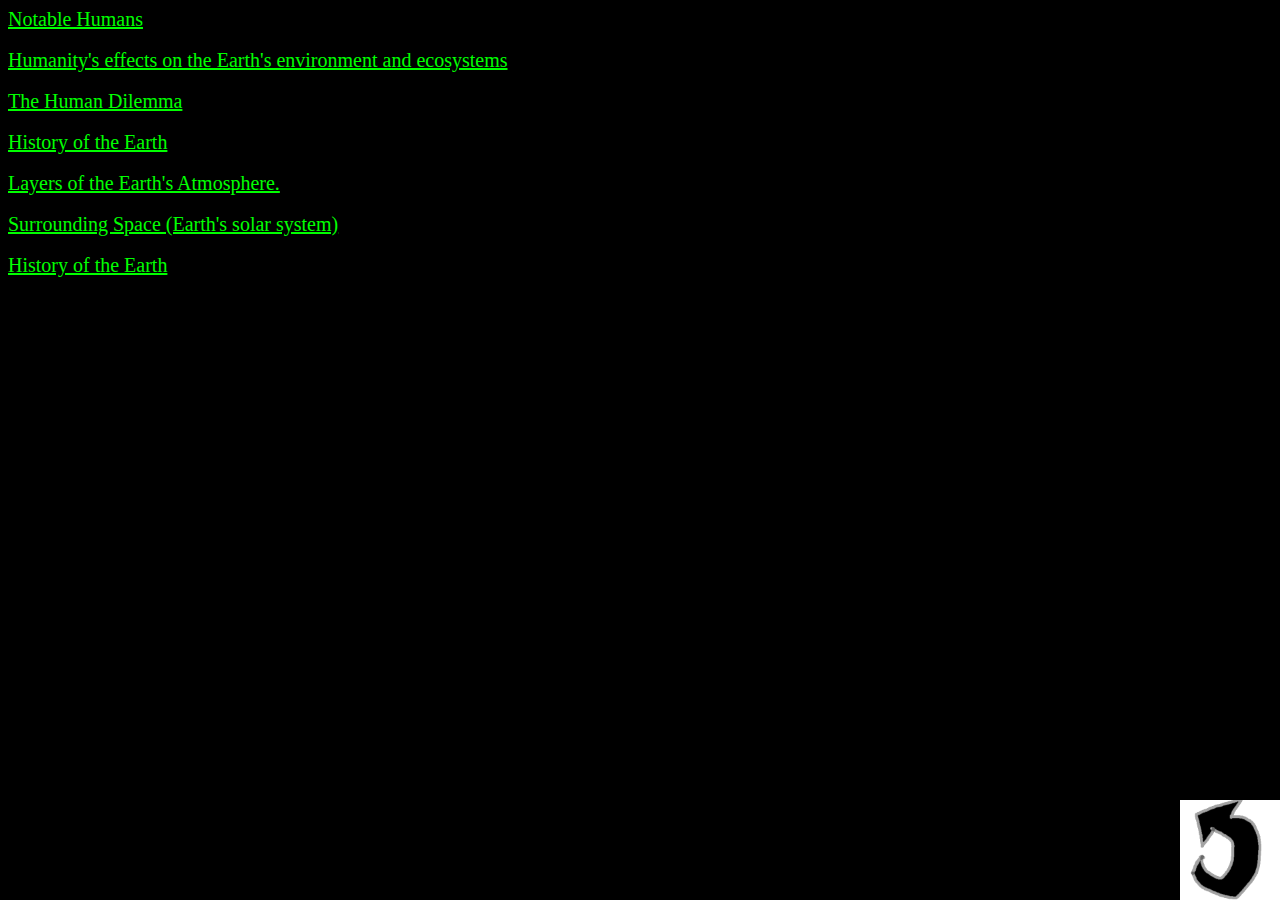
<file: page/Earth.html>
<html>

    <head>
        <title> Earth </title>
        <link rel = "stylesheet"
        type = "text/css"
        href = "style.css" />

    </head>


    <body>
        <a href="../index.html"><img id="backbutton" src="../res/backarrow.png" ></img></a>
        

    <a href="NotableHumans.html" class="articlename" style="text-align: center"> Notable Humans </a> <br><br>
    <a href="humaneffects.html" class="articlename" style="text-align: center"> Humanity's effects on the Earth's environment and ecosystems </a> <br><br>
    <a href="humandilemma.html" class="articlename" style="text-align: center"> The Human Dilemma </a> <br><br>
    <a href="historyofearth.html" class="articlename" style="text-align: center"> History of the Earth </a> <br><br>
    <a href="structure.html" class="articlename" style="text-align: center"> Layers of the Earth's Atmosphere. </a> <br><br>
    <a href="solarsystem.html" class="articlename" style="text-align: center"> Surrounding Space (Earth's solar system) </a> <br><br>
    <a href="history.html" class="articlename" style="text-align: center"> History of the Earth </a>

    </body>


</html>
</file>
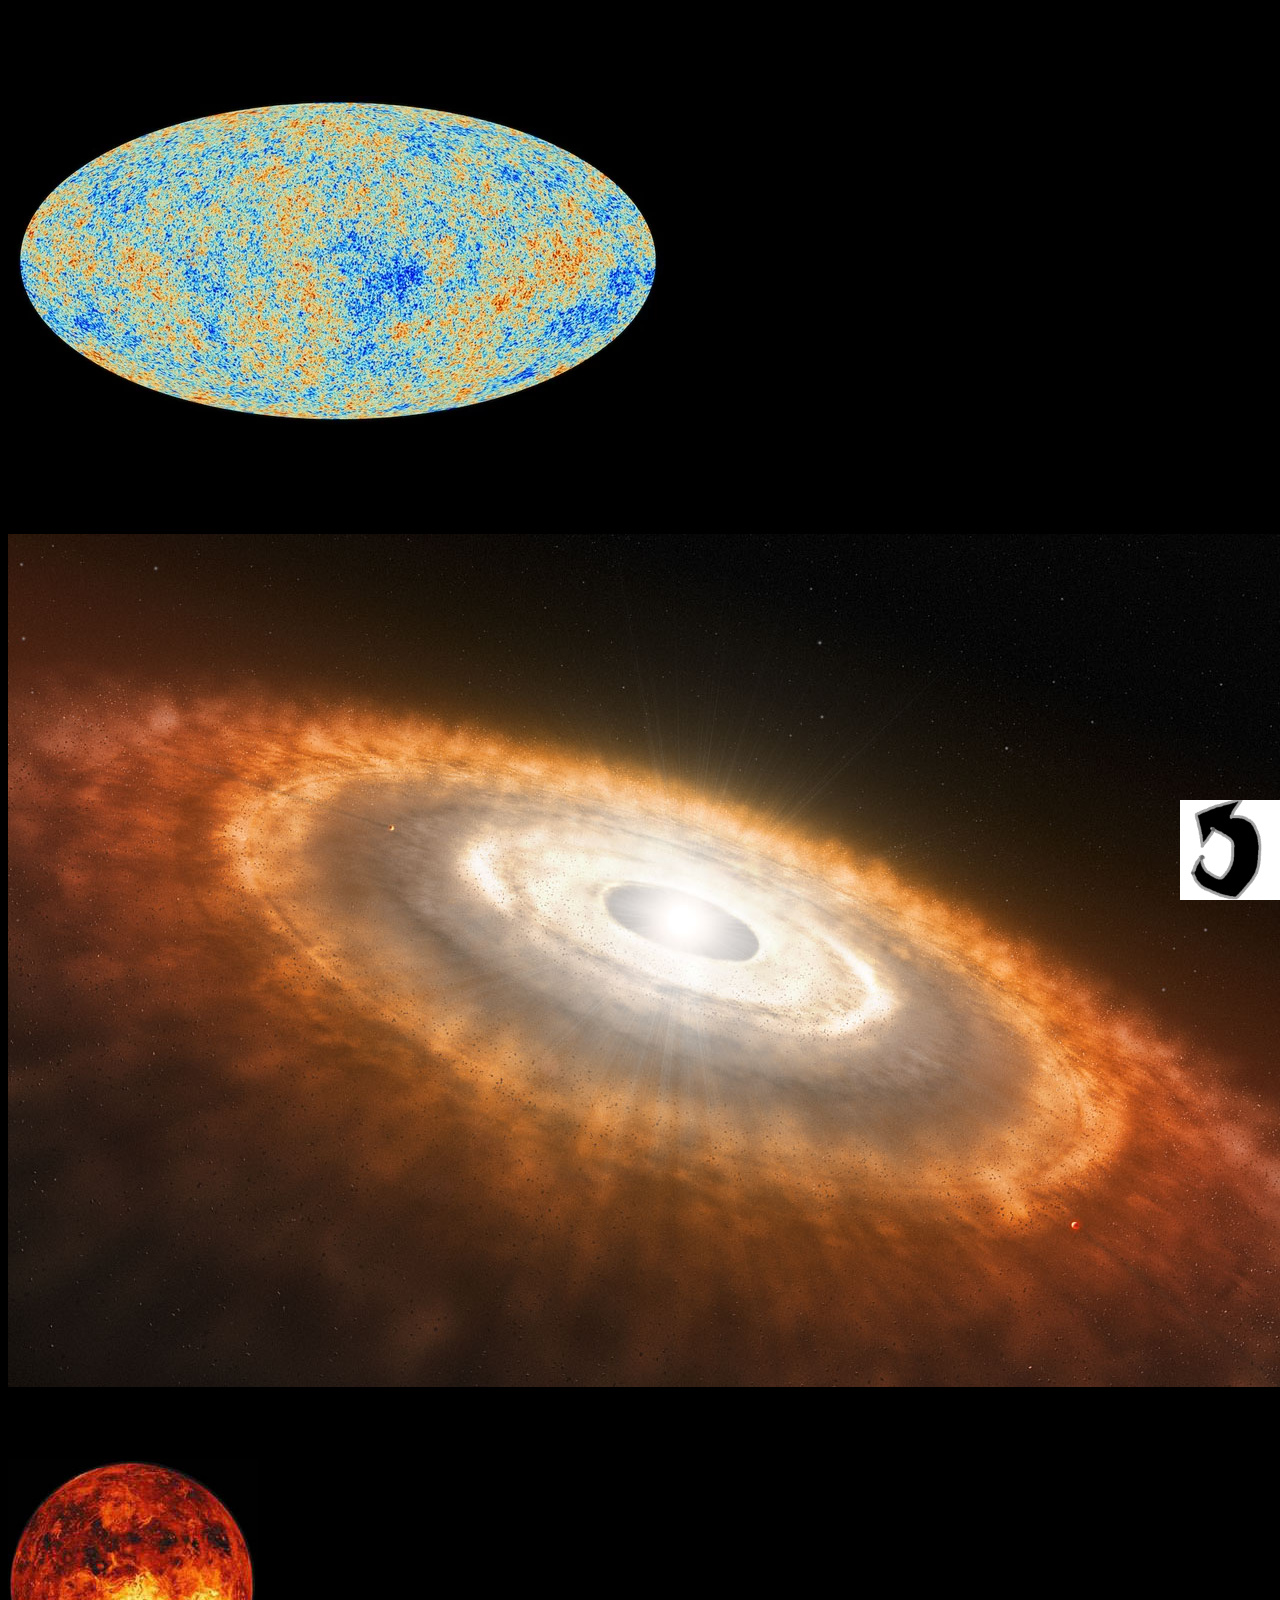
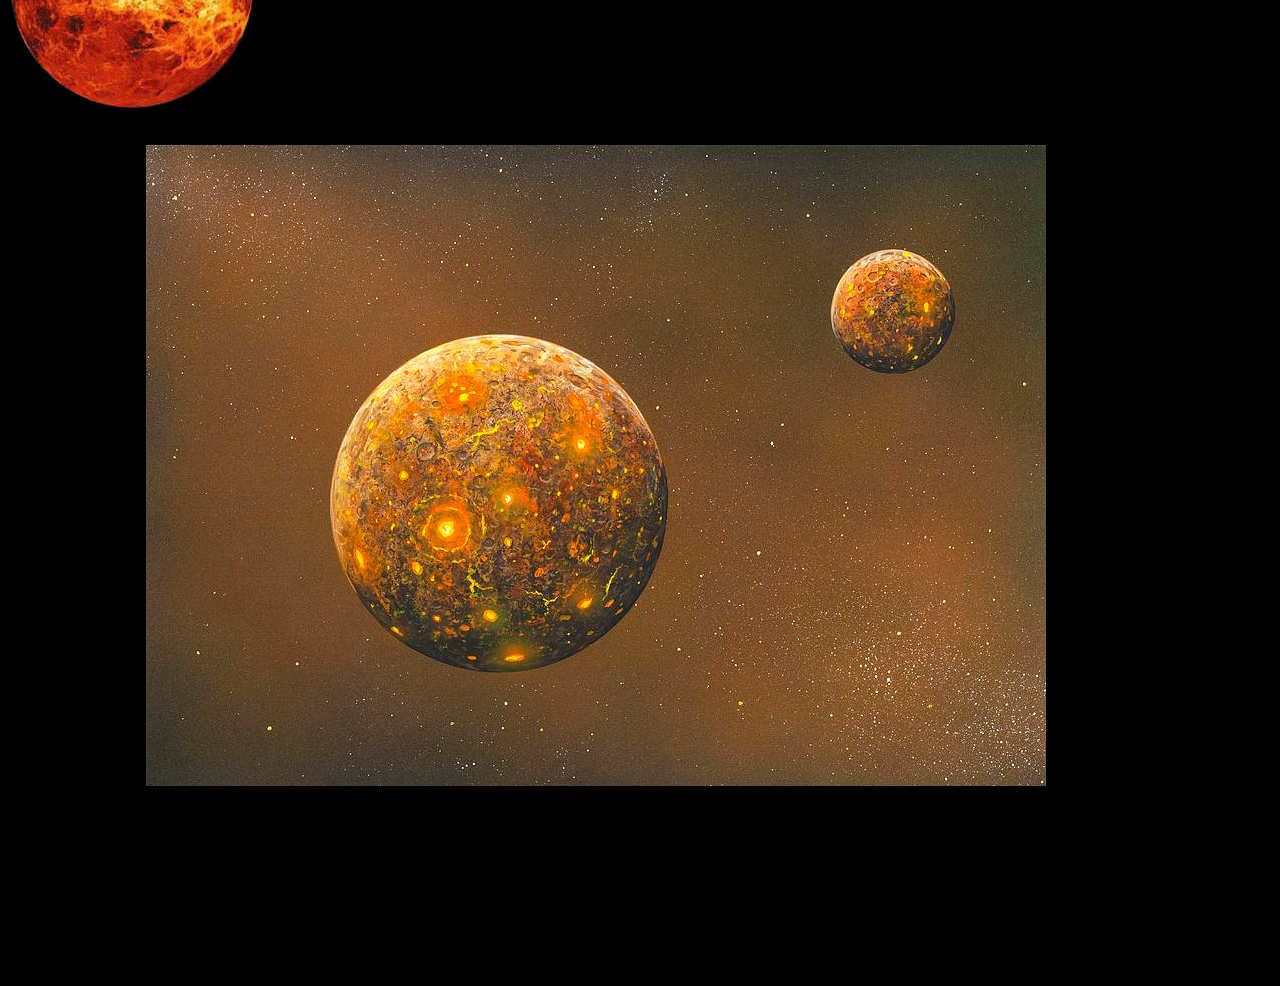
<file: page/history.html>
<html>
    <head>
        <link rel = "stylesheet"
        type = "text/css"
        href = "style.css" />


    </head>

    <body> 
        <a href="Earth.html"><img id="backbutton" src="../res/backarrow.png" ></img></a>
        <p class="articletitle"> History of the Earth</p>
        <p class="articletext"> 
           The following is the entire history of the Earth, from the big bang to the present. Enjoy. 
        
        <br><br>
        The Big Bang: 13.8 Billion years ago <br>
        <img src="../res/background.webp">
        <br>
        Space stretched into existence 13.8 billion years ago when the universe underwent a huge change in density; in less than a minute the universe expanded from being almost nothing in size to spanning over a million billion miles across.

        <br><br><br>
        Earth's solar system begins to form: 4.6 billion years ago
        <br><br>
        <img src="../res/systemform.jpg"> <br>
        Earth's solar system began to flatten into a disk and the sun began to fuse hydrogen about 4.6 billion years ago. At this point already 99.9 percent of the mass of the solar system wnt to the sun in the center.
        <br><br><br>
        <img src="../res/moltenearth.jpg" class="planetimage">
        <br><br>
        About 200 million years after the formation of the sun came the formation of the Earth. It doesn't resemble the Earth today because it was still molten hot and being bombarded by asteroids and other planetessimals.

        <img src="../res/moonformation.jpg">
        <br><br>
        About 4.5 billion years ago, while the Earth was still molten, a planetary object around the size of mars collided with the Earth. The resultant debris began to orbit the Earth and, through gravity, came together to form the moon.
    
        <br>
        Humans appear: 200 thousand years ago
        <br>
        For better or for worse, the human species took its current form about 200,000 years ago. It was only one branch of the<i> homo </i> genus yet it, homo sapiens, was the one that survived until today.
        It all went downhill from there.
            <br><br><br><br><br>

    </body>
</html>
</file>
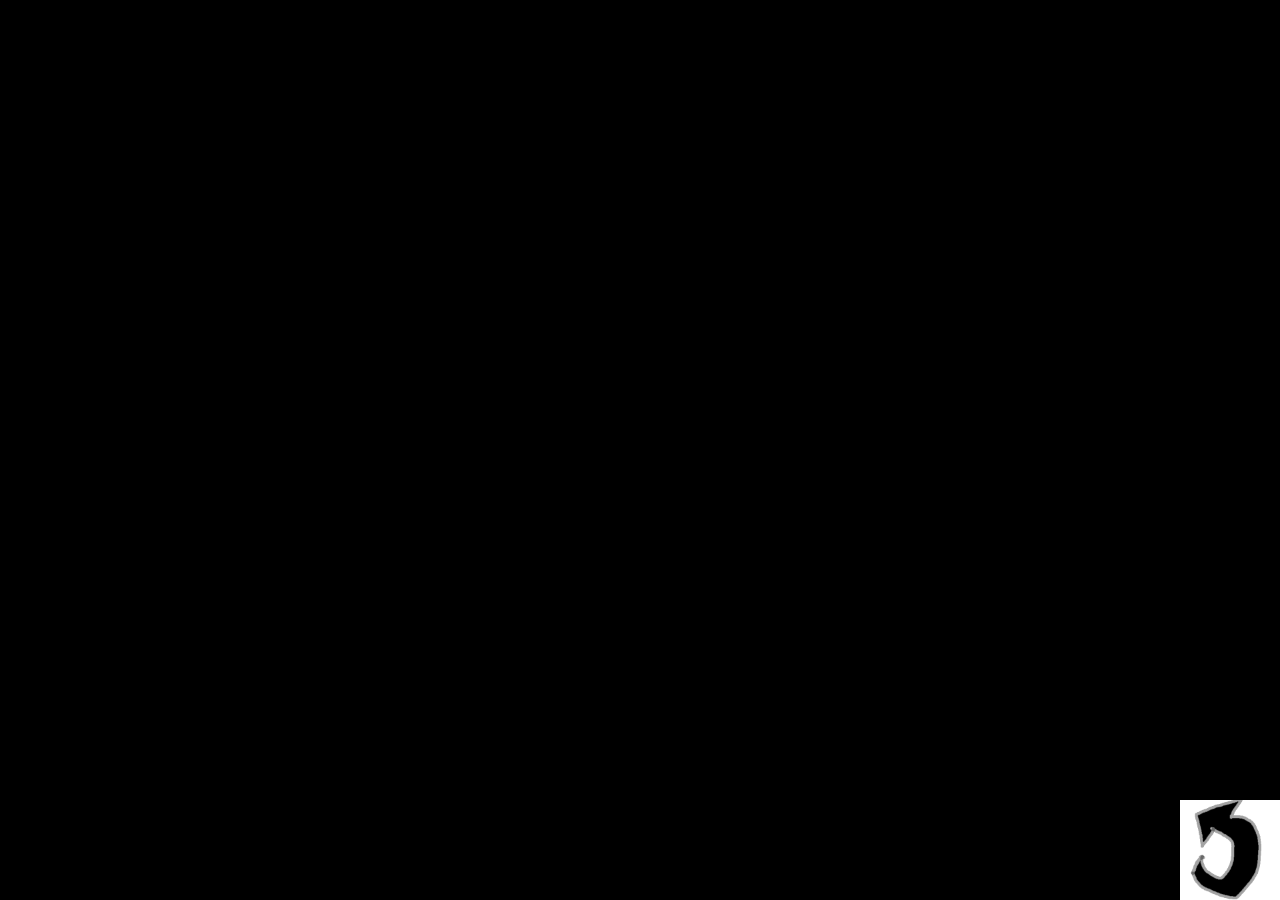
<file: page/humandilemma.html>
<html>
    <head>
        <link rel = "stylesheet"
        type = "text/css"
        href = "style.css" />


    </head>

    <body> 
        <a href="Earth.html"><img id="backbutton" src="../res/backarrow.png" ></img></a>
        <p class="articletitle"> Notable Humans</p>
        <p class="articletext"> 
            Humanity hasn’t yet developed the technology to detect alien races, sentient or otherwise. 
            Their space travel is extremely primitive - relying on basic chemistry to propel metal tubes through the air and, assuming these metal tubes don’t explode due to the cocktail of highly explosive chemicals just floating around in their fuel tanks, the metal tube may reach outer space. 
            The humans are currently in that tender phase where they have figured out how to shape molten sand in exactly the correct shape to capture light from billions of distant galaxies, yet even the nearest stars are so incomprehensibly distant that none of their scientists can even imagine how to reach them or how alien species would reach humanity. 
            Indeed, you almost start to feel bad for the little guys - all alone and scared in the universe. 
            Most species deal with this lonely phase intermittent between the invention of the telescope and faster than light travel by creating good art or using it as further motivation for their scientific studies.
            The human psychology prefers to just ignore the problem or, even better, to resist learning enough to understand the vast loneliness which plagues them - both of which are fairly solid strategies.</p>
    </body>
</html>>
</file>
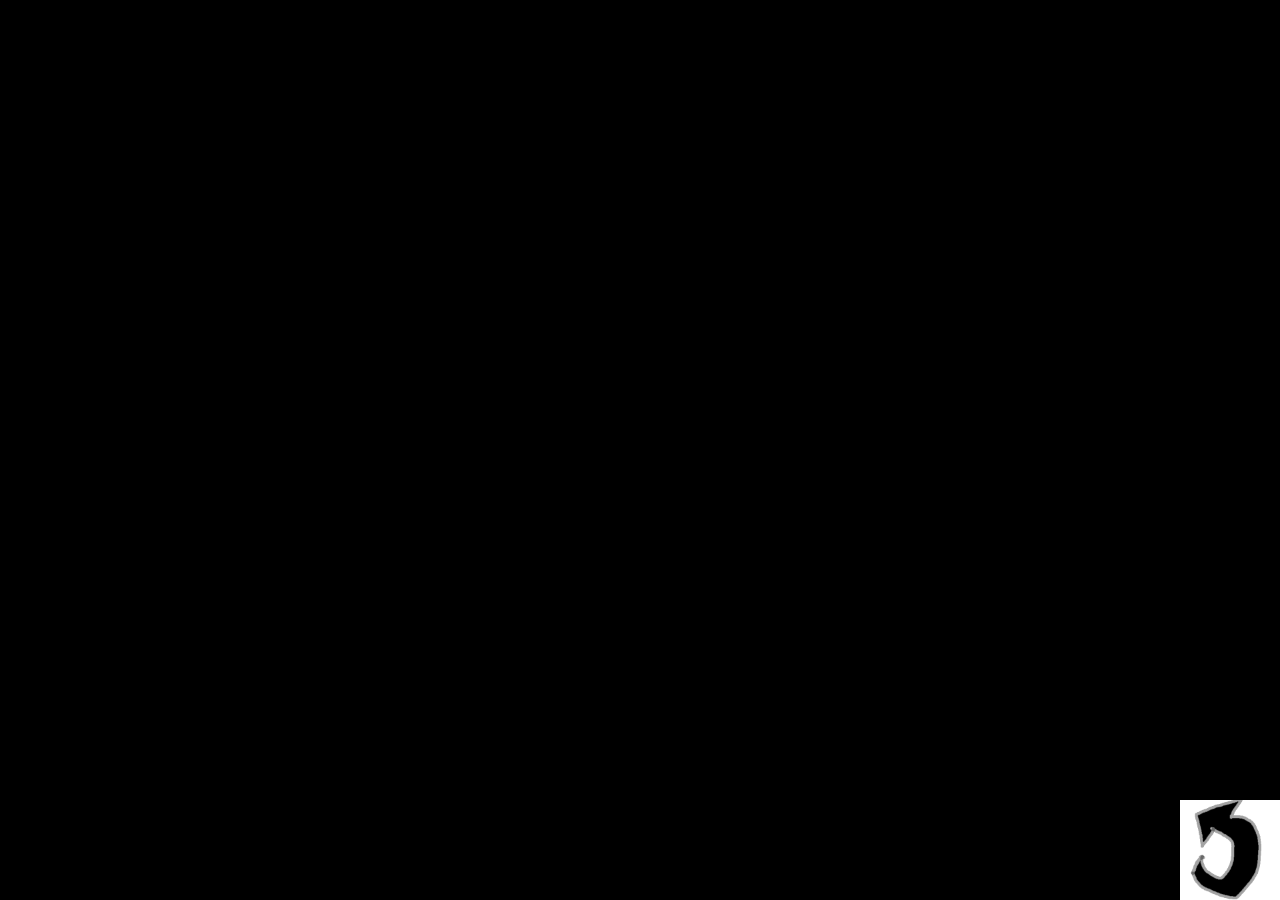
<file: page/humaneffects.html>
<html>
    <head>
        <link rel = "stylesheet"
        type = "text/css"
        href = "style.css" />


    </head>

    <body> 
        <a href="Earth.html"><img id="backbutton" src="../res/backarrow.png" ></img></a>
        <p class="articletitle"> Human actions and how they have effected the Earth's environment</p>
        <p class="articletext"> 
           <p class="articletext">Many of humanity's actions have had a negative effect on their home. There are dozens of processes and actions, most of which still going on today, which humans do which harm their environment.
               Instead of describing one of the dozens of humanity's failures, this chapter will recount two times humanity made the right call and stopped one particular process from destroying an integral part of their atmosphere. 
               Our first story begins with a human named Clair Patterson. and an element with 82 protons. Lead, Elenent 82, is extremely dangerous to the human physiology and is harmful to almost all of the life on Earth. Humans had been using lead in
               fuel for vehicles and, unsurprisingly, this lead ended up in the air, soil, water, and just about everything else humans relied upon. Indeed, a few humans had been poisoning the very land they walked upon, themselves, and everybody around them in pursuit
               of green pieces of paper. Thanks to a clever human named Clair Patterson this poisoning was made less severe because he campaigned to remove lead from the fuel. Still, the vehicles were emitting carbon dioxide - a gas which is excellent at trapping heat. 
               The humans seemed not to be content with poisoning themselves with lead but just apathetic enough to be ok with cooking their planet with carbon dioxide and other greenhouse gases. 
<br><br><br>
               Another, slightly more optimistic example of humanity halting an ecological disaster is the story of chlorofluorocarbons. The Earth's atmosphere has an area inhabited by O3 molecules, or ozone. This ozone
               serves the life on Earth by absorbing some of the more detrimental wavelengths of light that the sun emits. Without these O3 molecules, the Earth would be a much less hospitable place. Thus, it was definitely a bad thing when 
               chemicals were being released into the atmosphere that ate away at these ozone molecules. These chemicals, called chlorofluorocarbons, were being used by Humans to refrigerate food more safely. Humanity figured out how bad this was
               and cleaned up their act before they rendered their planet uninhabitable.
           </p>
    </body>
</html>>
</file>
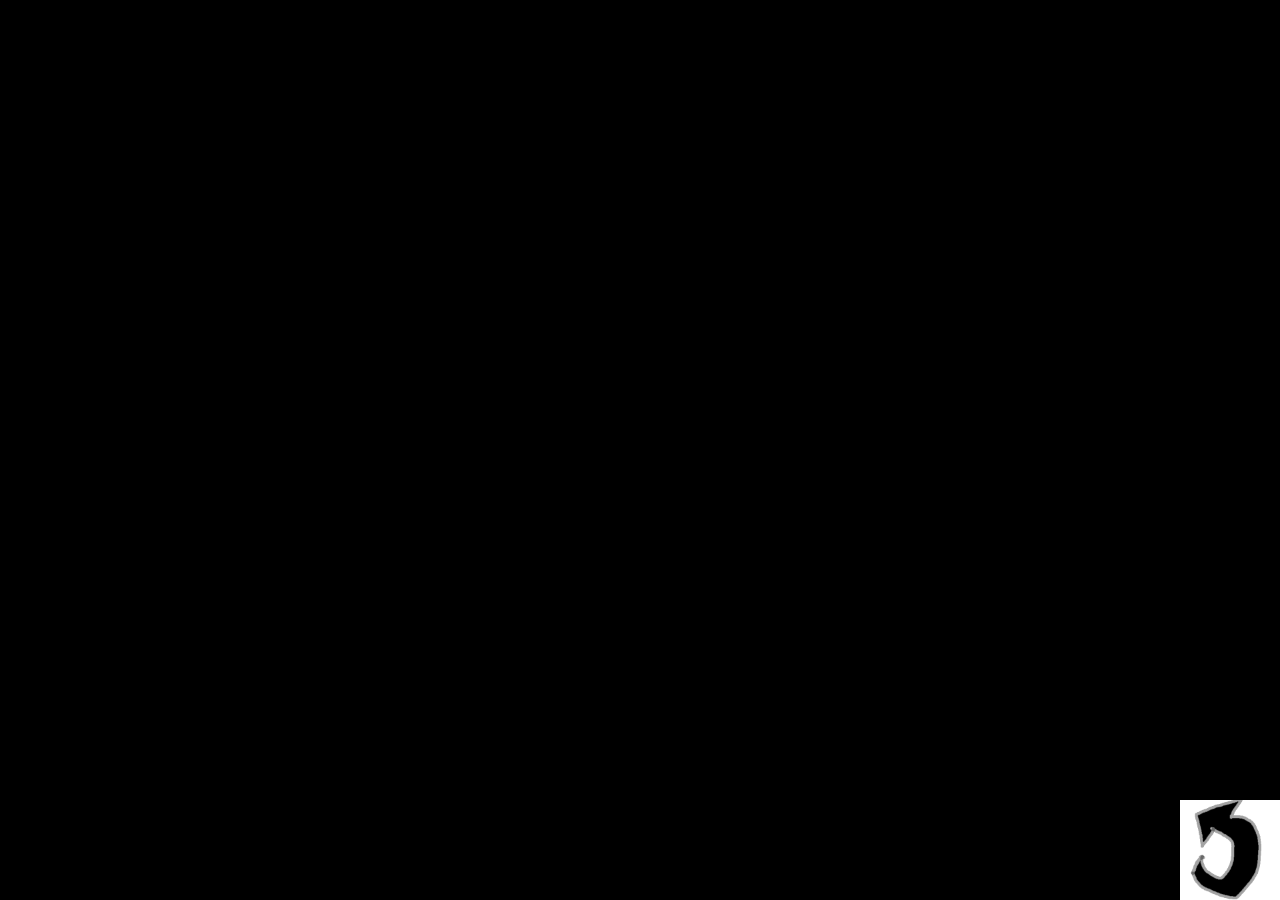
<file: page/NotableHumans.html>
<html>
    <head>
        <link rel = "stylesheet"
        type = "text/css"
        href = "style.css" />


    </head>

    <body> 
        <a href="Earth.html"><img id="backbutton" src="../res/backarrow.png" ></img></a>
        <p class="articletitle"> Notable Humans</p>
        <p class="articletext"> Charles Darwin: <br> </p>
    </body>
</html>>
</file>
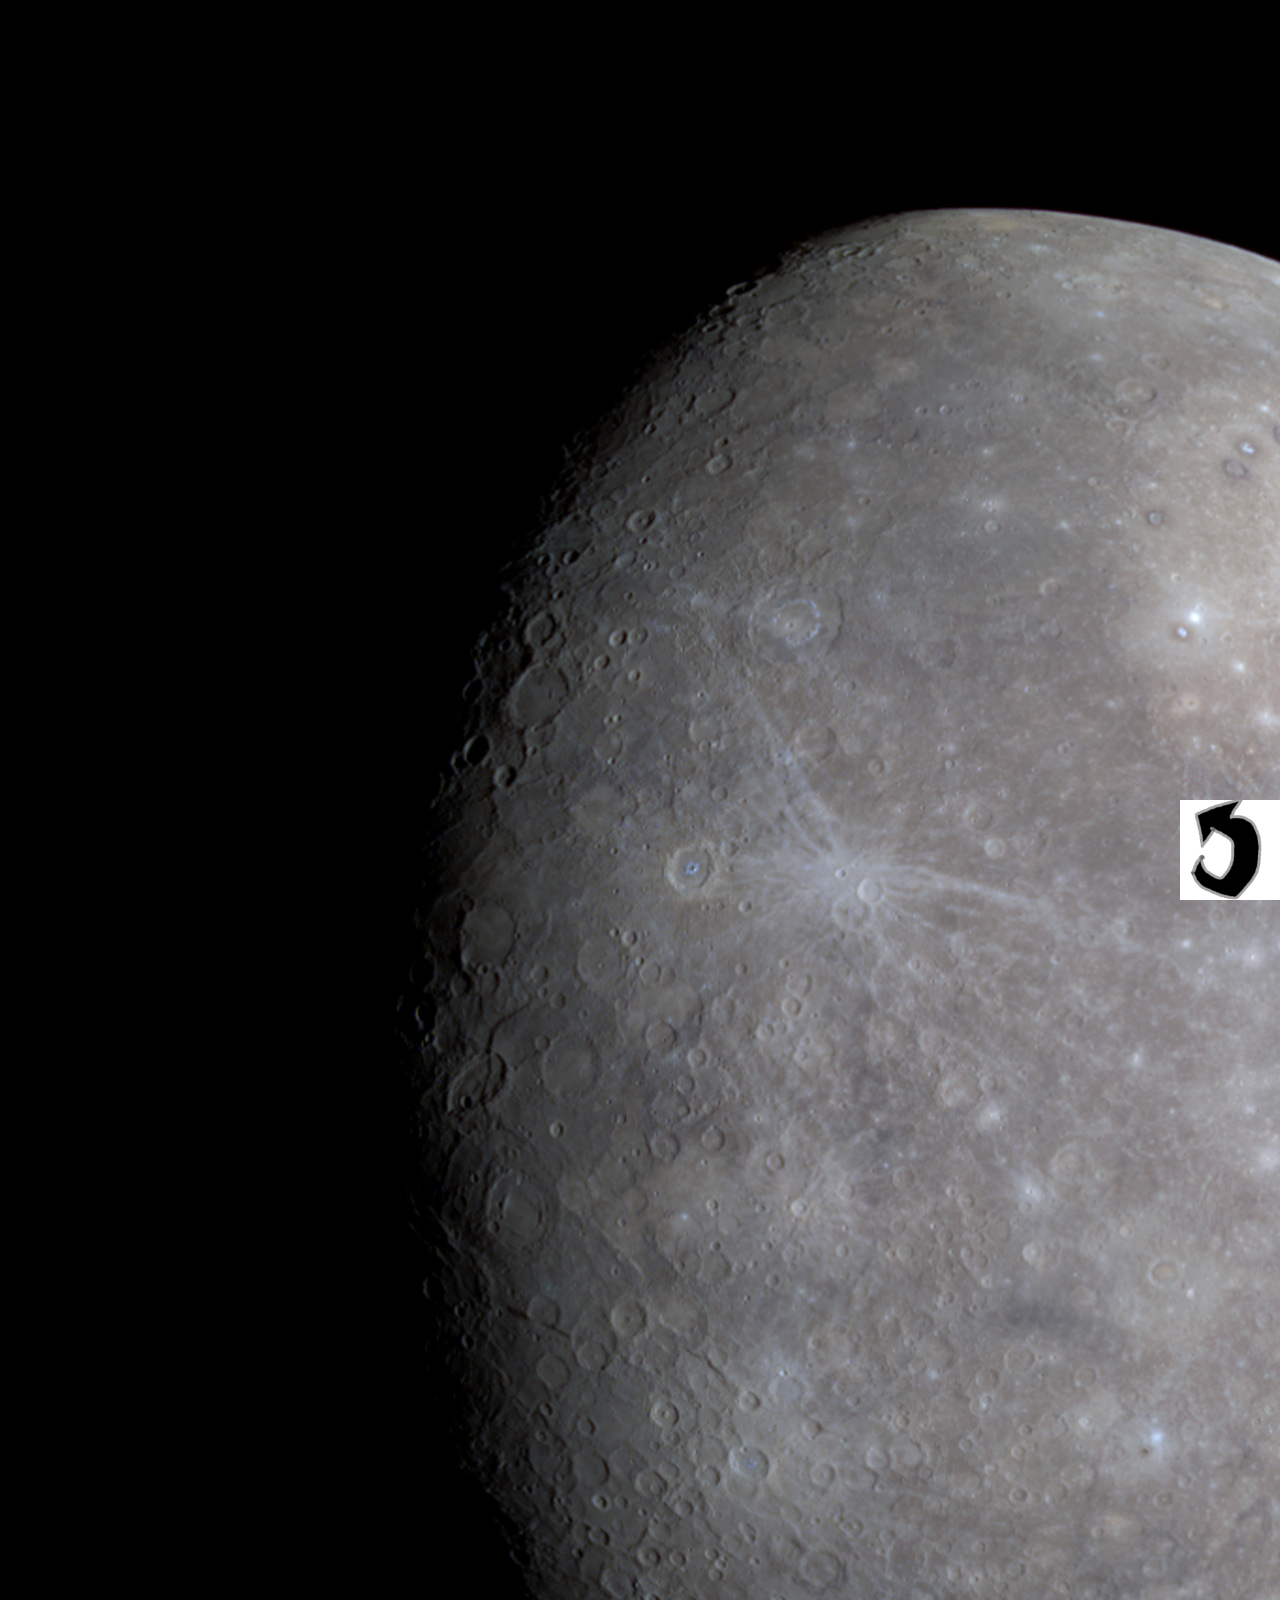
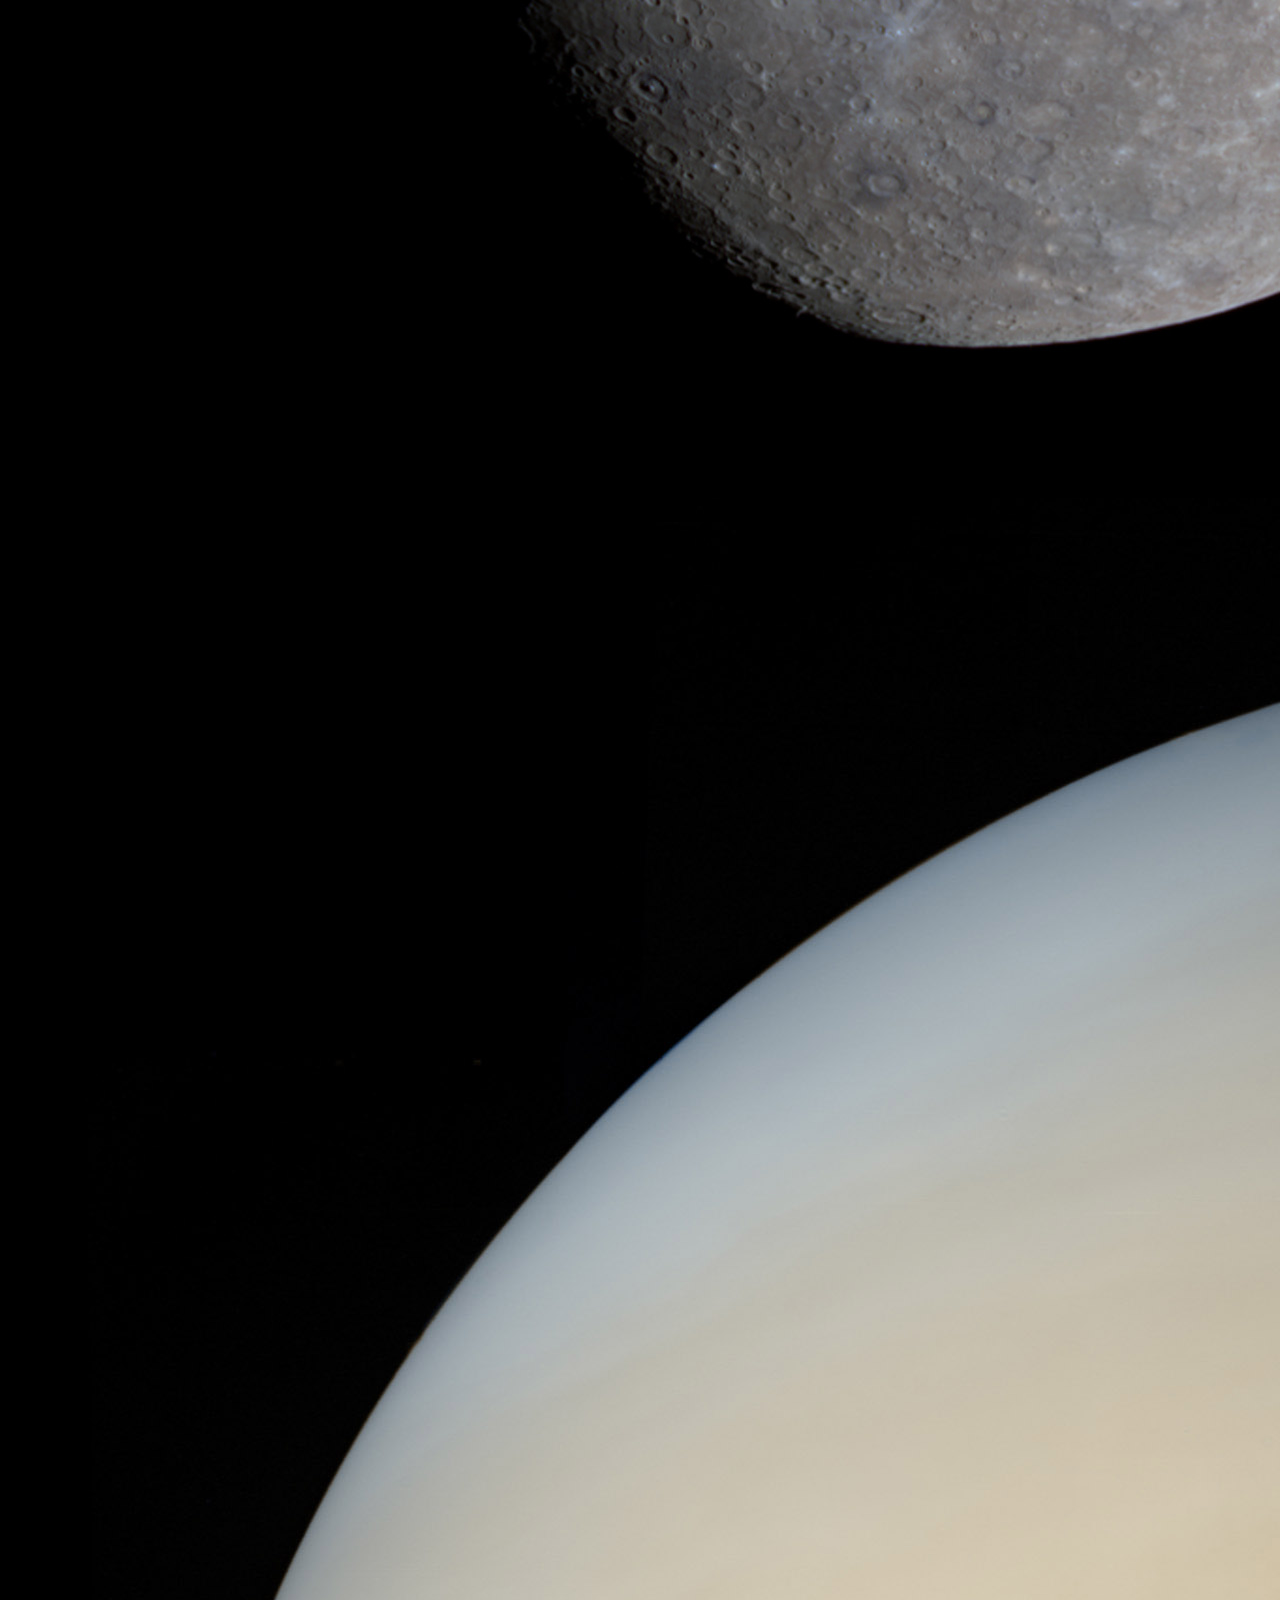
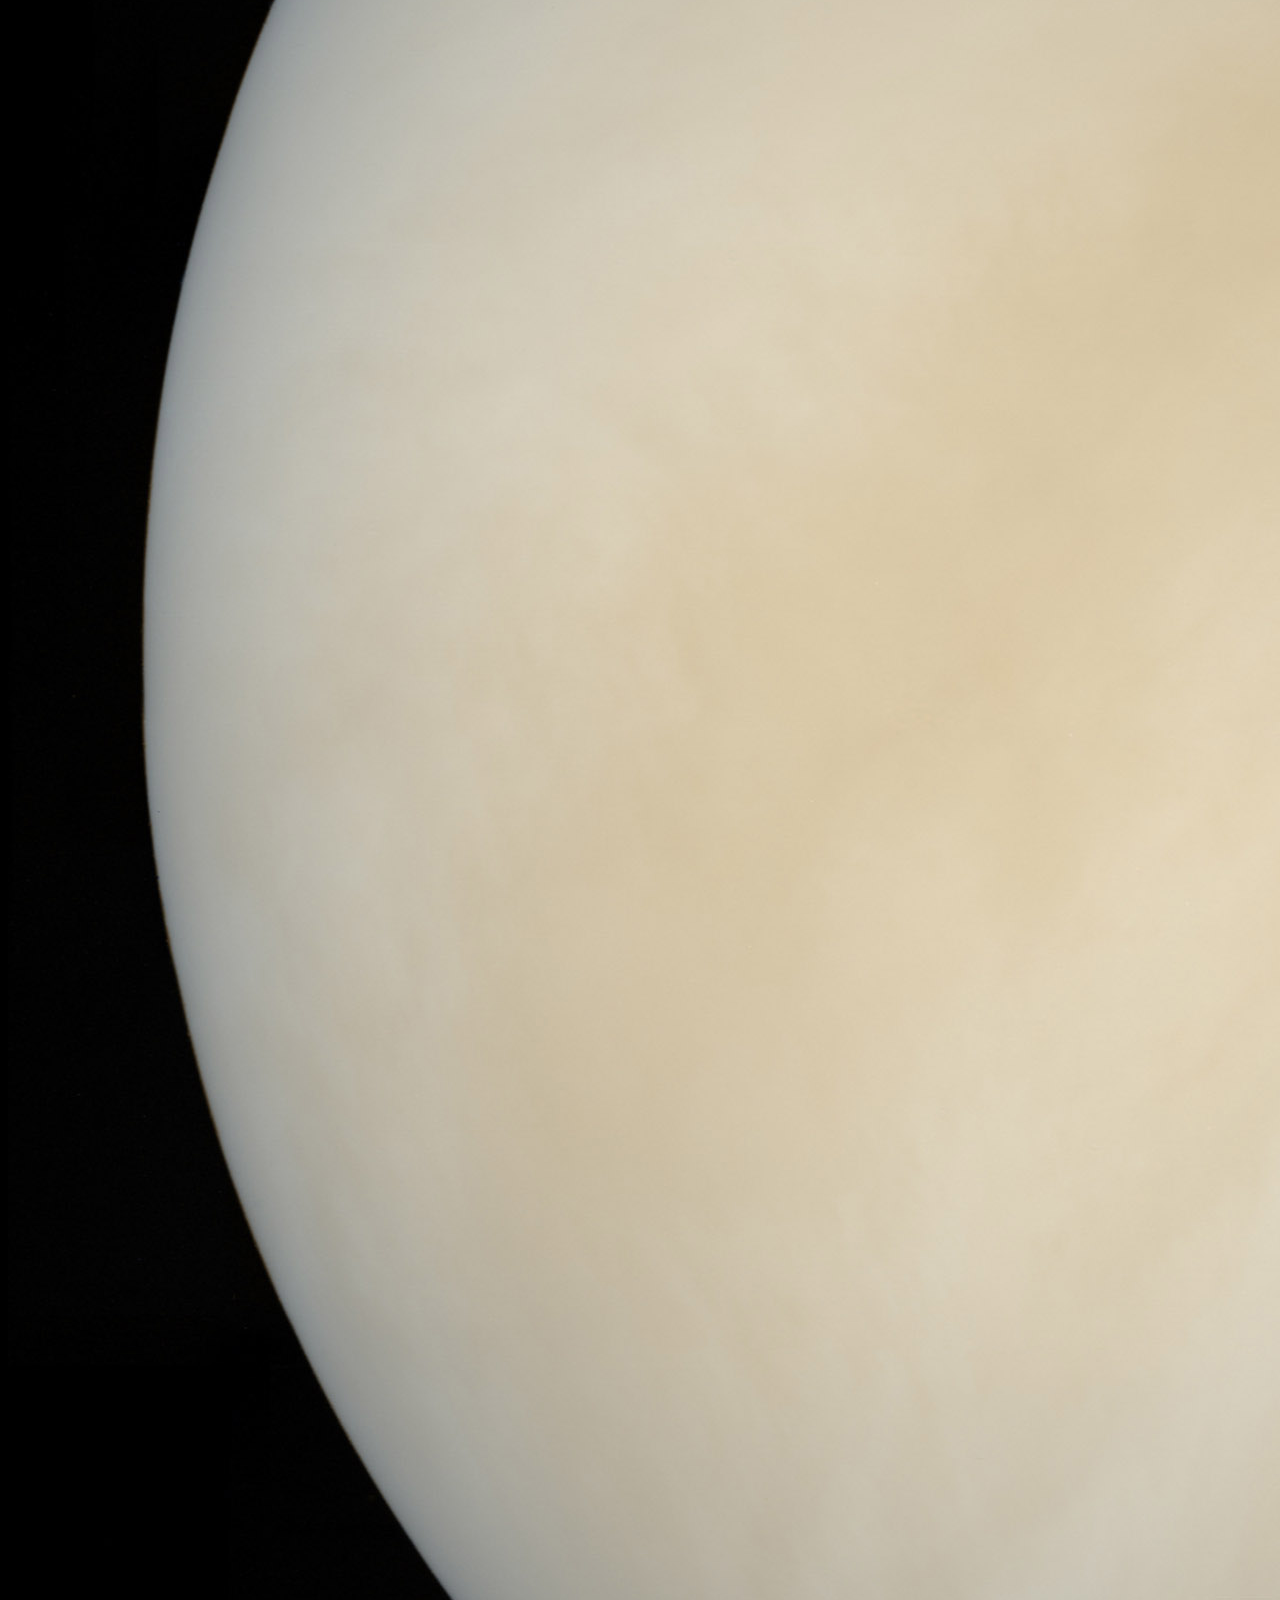
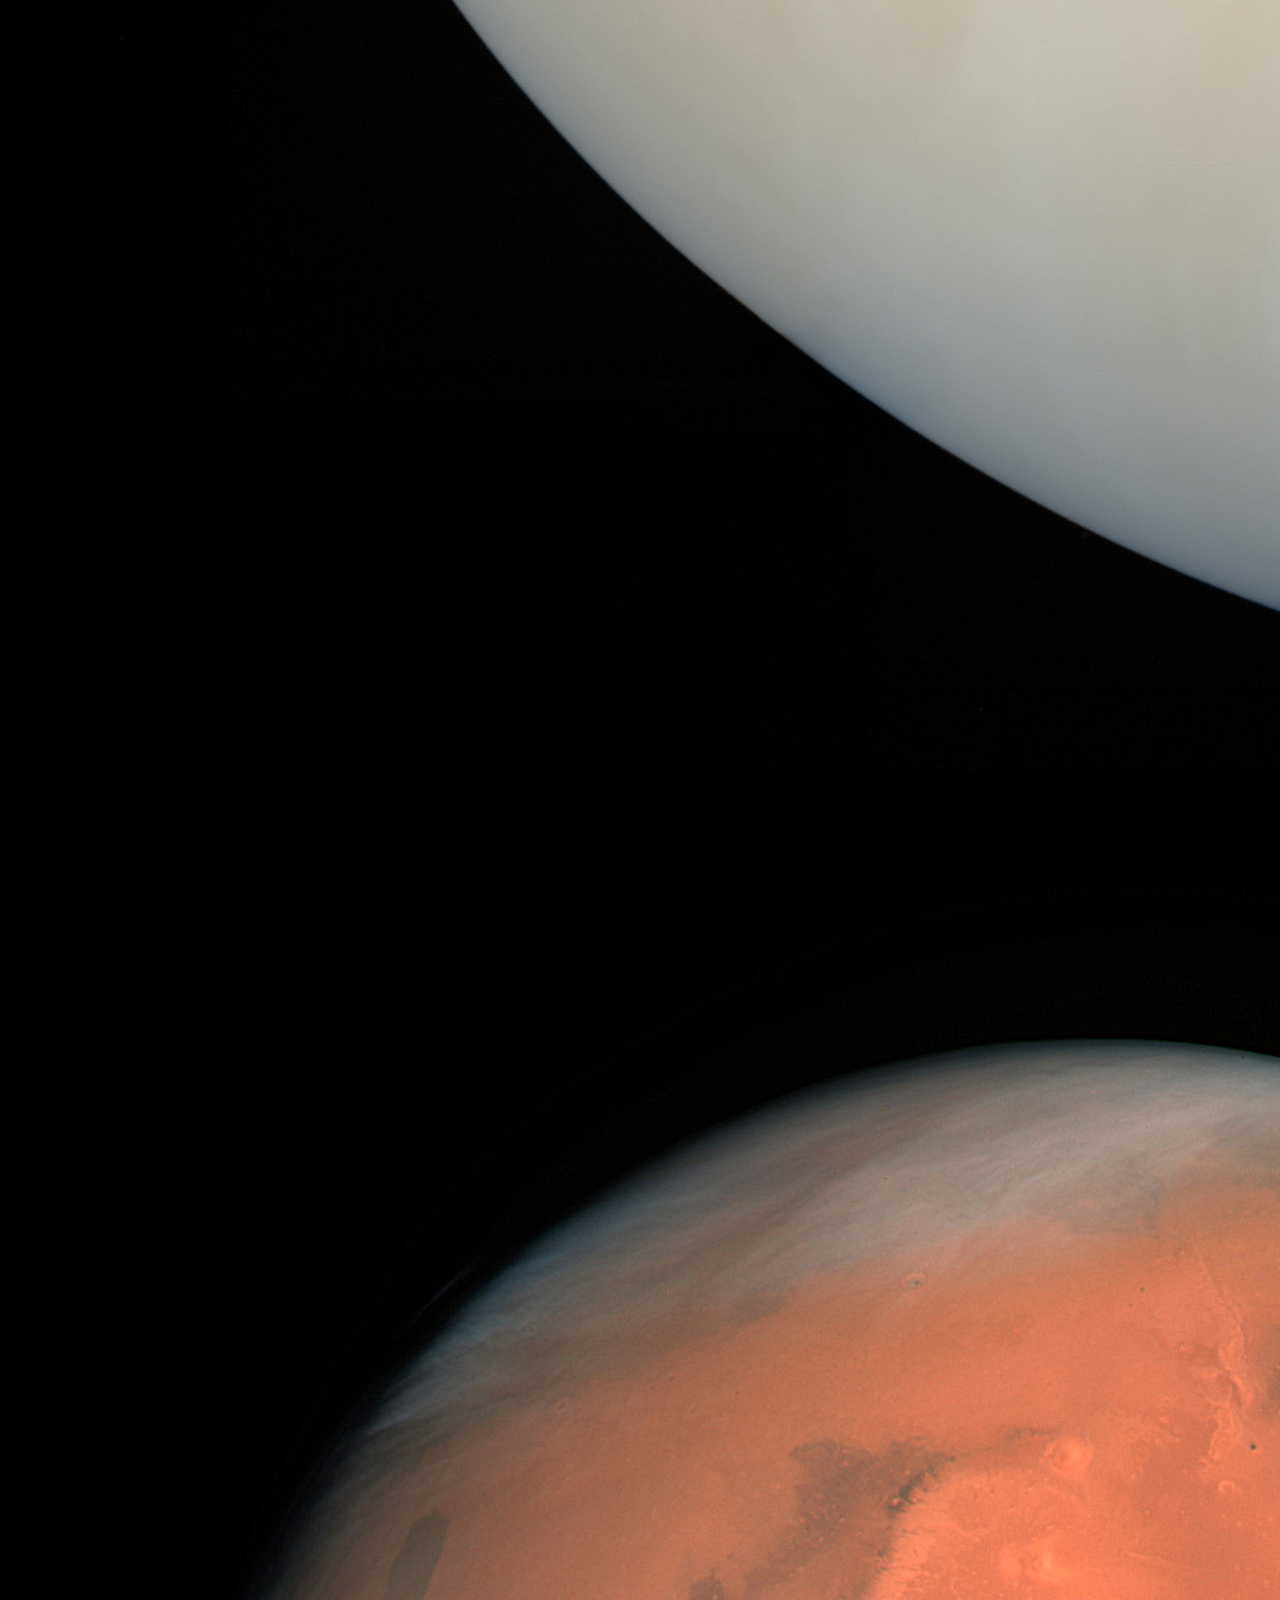
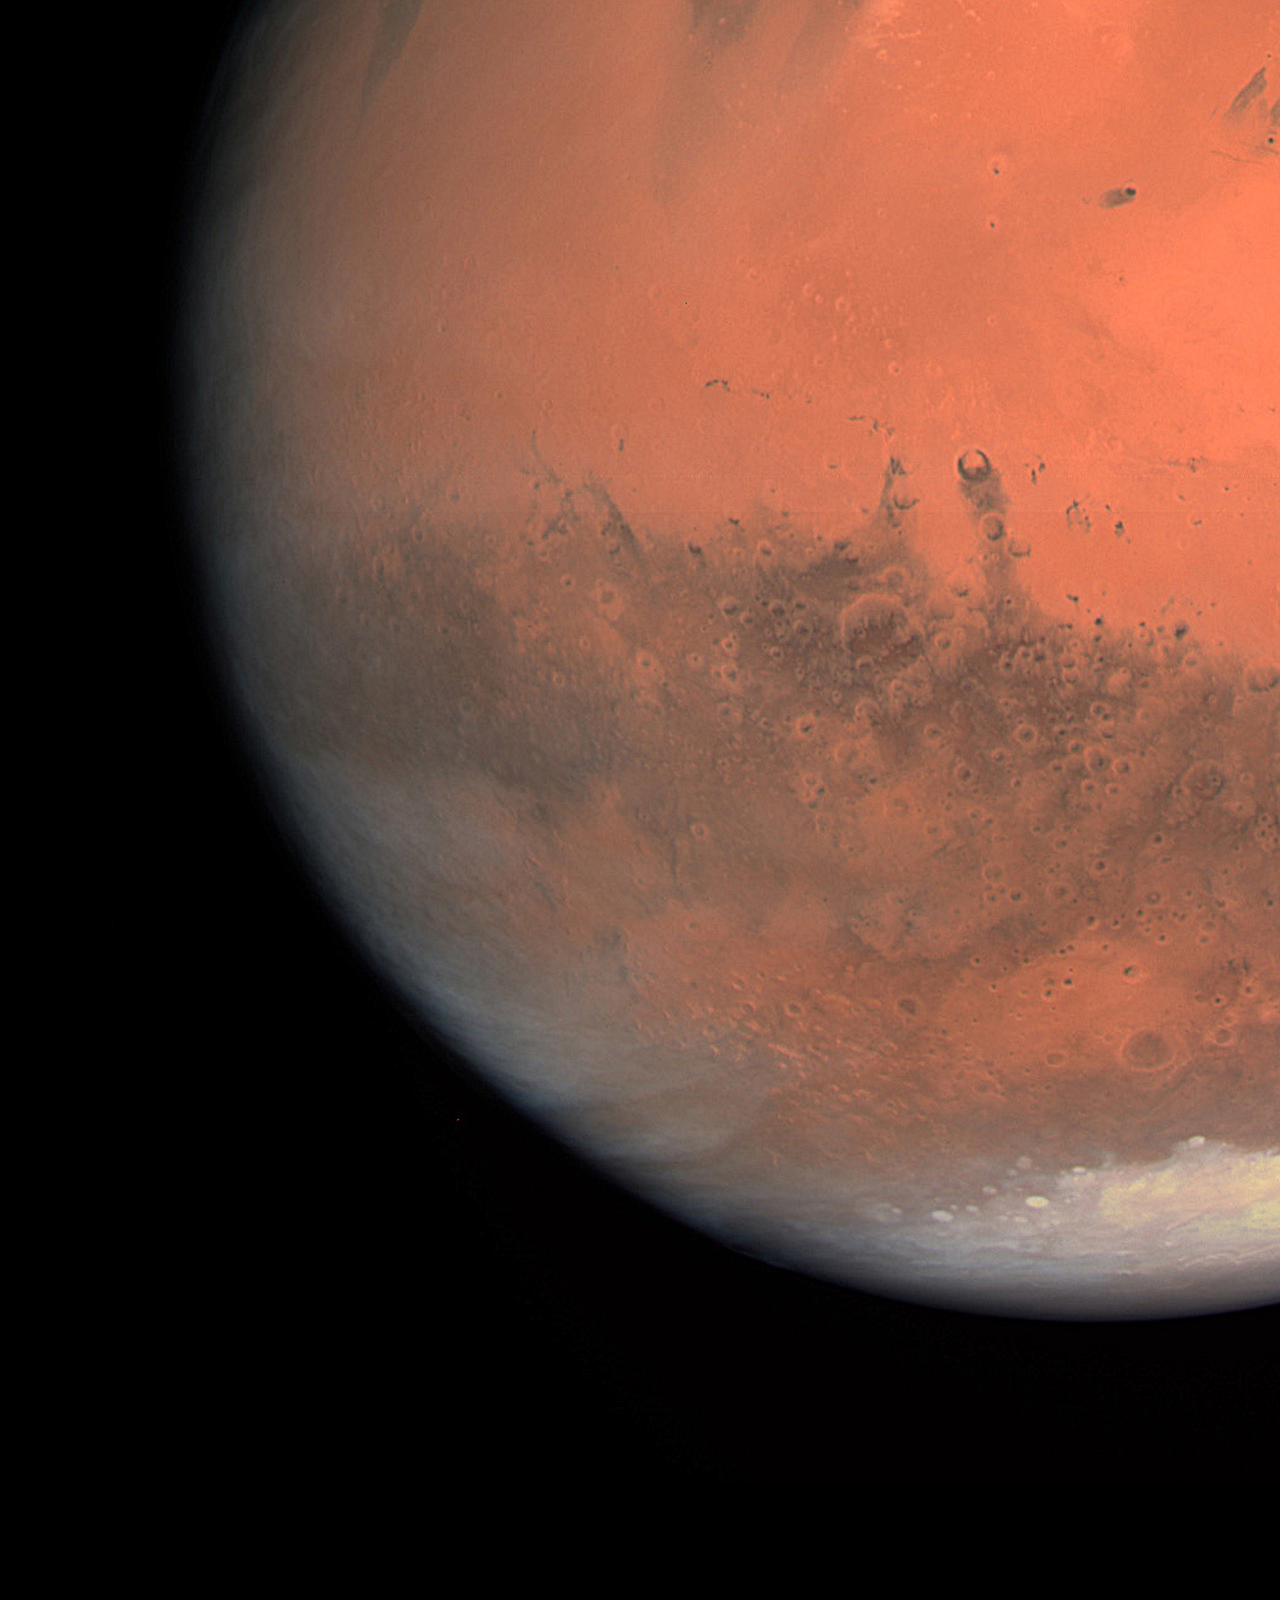
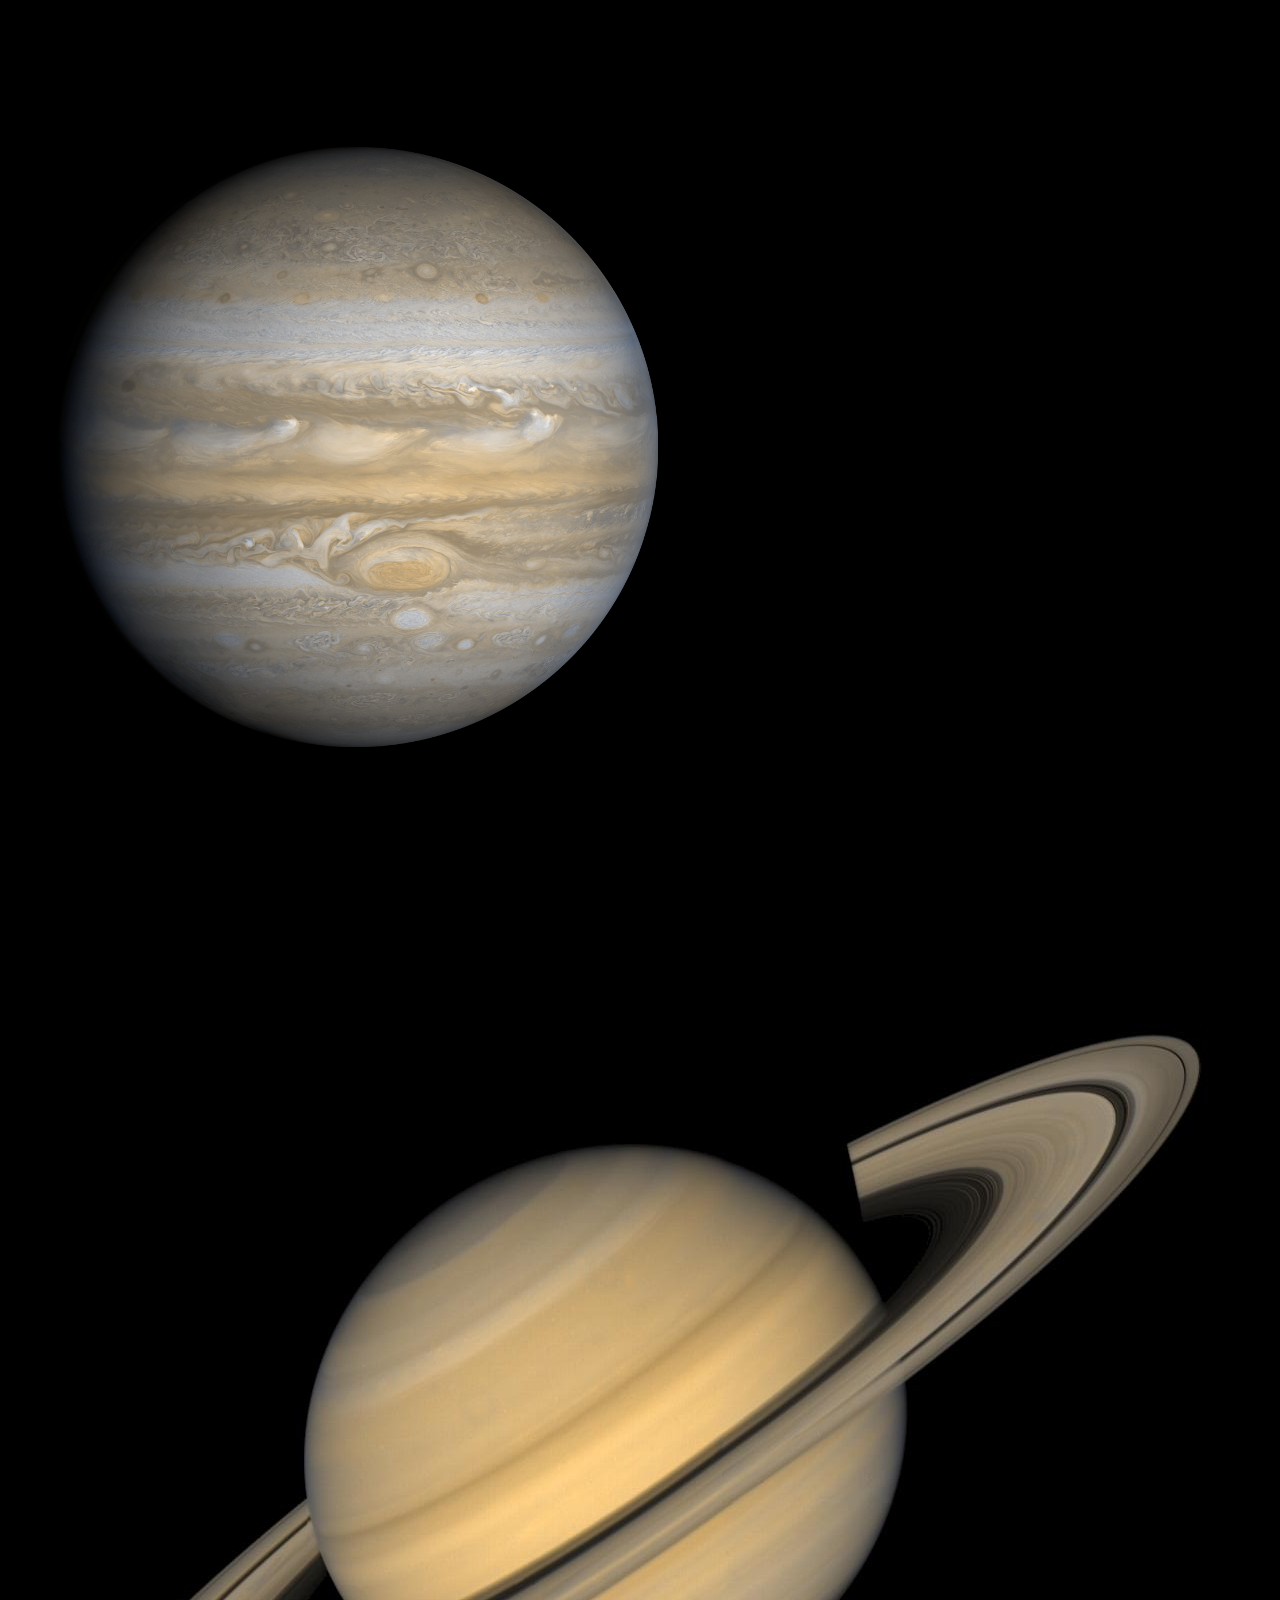
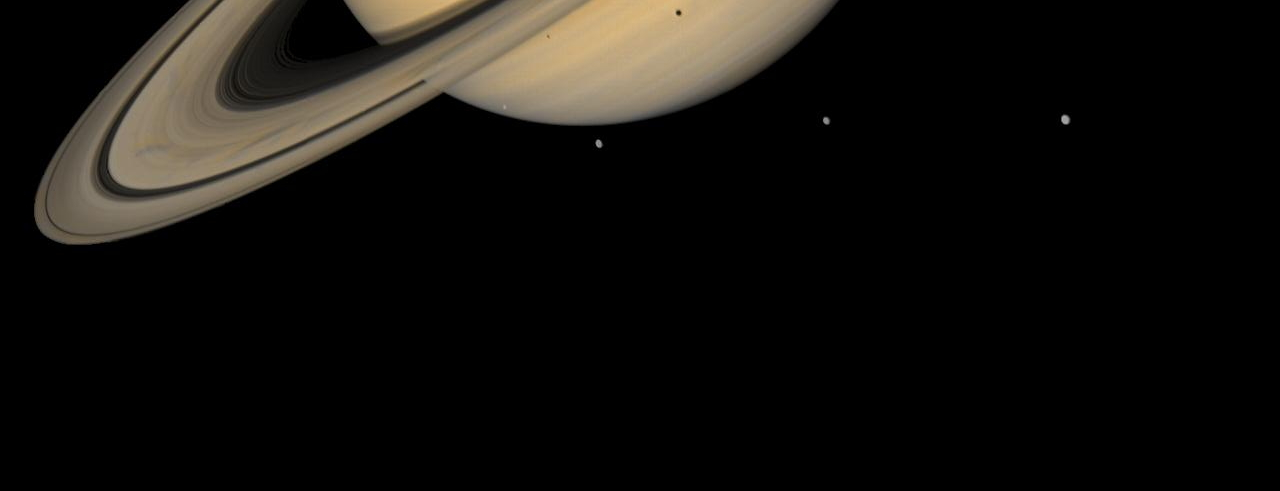
<file: page/solarsystem.html>
<html>
    <head>
        <link rel = "stylesheet"
        type = "text/css"
        href = "style.css" />


    </head>

    <body> 
        <a href="Earth.html"><img id="backbutton" src="../res/backarrow.png" ></img></a>
        <p class="articletitle"> Notable objects in space near the Earth</p>
        <p class="articletext">The Earth orbits a hospitable G-type main sequence star. It is part of a solar system with thousdands of celestial bodies - 8 of which are  planets. 
            These 8 planets are, listed here in ascending order of their average distance from the solar system's sun, are called Mercury, Venus, Earth, Mars, Jupiter, Saturn, Uranus, and Neptune. <br>

            <br>
            <img src="../res/mercury.jpg"  class="planetimage"> <p class="articletext"  class="planetimage"> Mercury is a rock with diameter 3,032 miles. It has no magnetic field or atmosphere. The humans can see it from Earth and, at some point, named it "Mercury", a god of commerce and merchants.  

            <br>
            <br>
            <img src="../res/venus.jpg"  class="planetimage">
            <p class="articletext"> Venus is a planet with a diameter similar to Earth's and an atmosphere 80 times as dense made of carbon dioxide. This planet also periodically appears in the skys of the Earth and the Humans dubbed it "Venus" after a god of love. At least it's more interesting than shopkeepers.
            <br>
            <img src="../res/mars.jpg" class="planetimage">
            <p class="articletext">We're skipping over the Earth here because this entire section of the Hitchhiker's guide is devoted to it. The next planet on our list is Mars, a planet much smaller than earth with a weak atmosphere and no magnetic field. 
                    Mars is a giant, rust flavored desert inhabited by nothing more than human-made robots  and dust storms.
                    <br><br><br><br><br><br><br><br><br><br>


                    <img src="../res/jupiter.png" class="planetimage">
            <p class="articletext"> Jupiter is the first gas giant we will be talking about. It's the most massive planet orbiting the Earth's sun, about 318 times as massive as the Earth. The planet has a cloudy surface, is made mostly of hydrogen, has many moons (some of which are big and interesting enough to be considered planets in their own right), and was named after a human god of thunder. 
                    <br><br><br><br><br><br><br><br><br><br>
                    <img src="../res/saturn.jpg" class="planetimage">

                    <p class="articletext">Saturn is a favorite among the editors here at the Hitchiker's Guide to the Galaxy publishing headquarters. Both its rings and moons are quite beautiful places. It's a gas giant, less massive than jupiter, whose defining feature is its large rings. 
                        The rings are not solid objects - they are areas of orbiting debris formed from the remnants of a moon which was ripped apart by saturn's gravity because the side of the moon closer to Saturn
                        was being pulled more strongly towards saturn than the side of the moon facing away from Saturn. This force disparity tore the icy body apart long ago and now all that remains are the icy particles of the rings.
                   
                    <br><br>
                    
                    Beyond saturn things get dark and less explored. There are at least two more planets: neptune and uranus, both much smaller than jupiter but bigger and more gaseous than Earth. There's also the kuiper belt objects,
                    small bodies much smaller than even Earth's moons. One of these objects, Pluto, was even believed to be a planet at one point. There are also other objects - rocky bodies kilometers across which orbit the sun called asteroids and 
                    iceballs with long orbits which take them very close to the sun called comets. There are dozens more interesting moons and other interesting structures but for now our tour of Earth's solar system comes to a close.
        </p>
            
        </p>
        
    </body>
</html>>
</file>
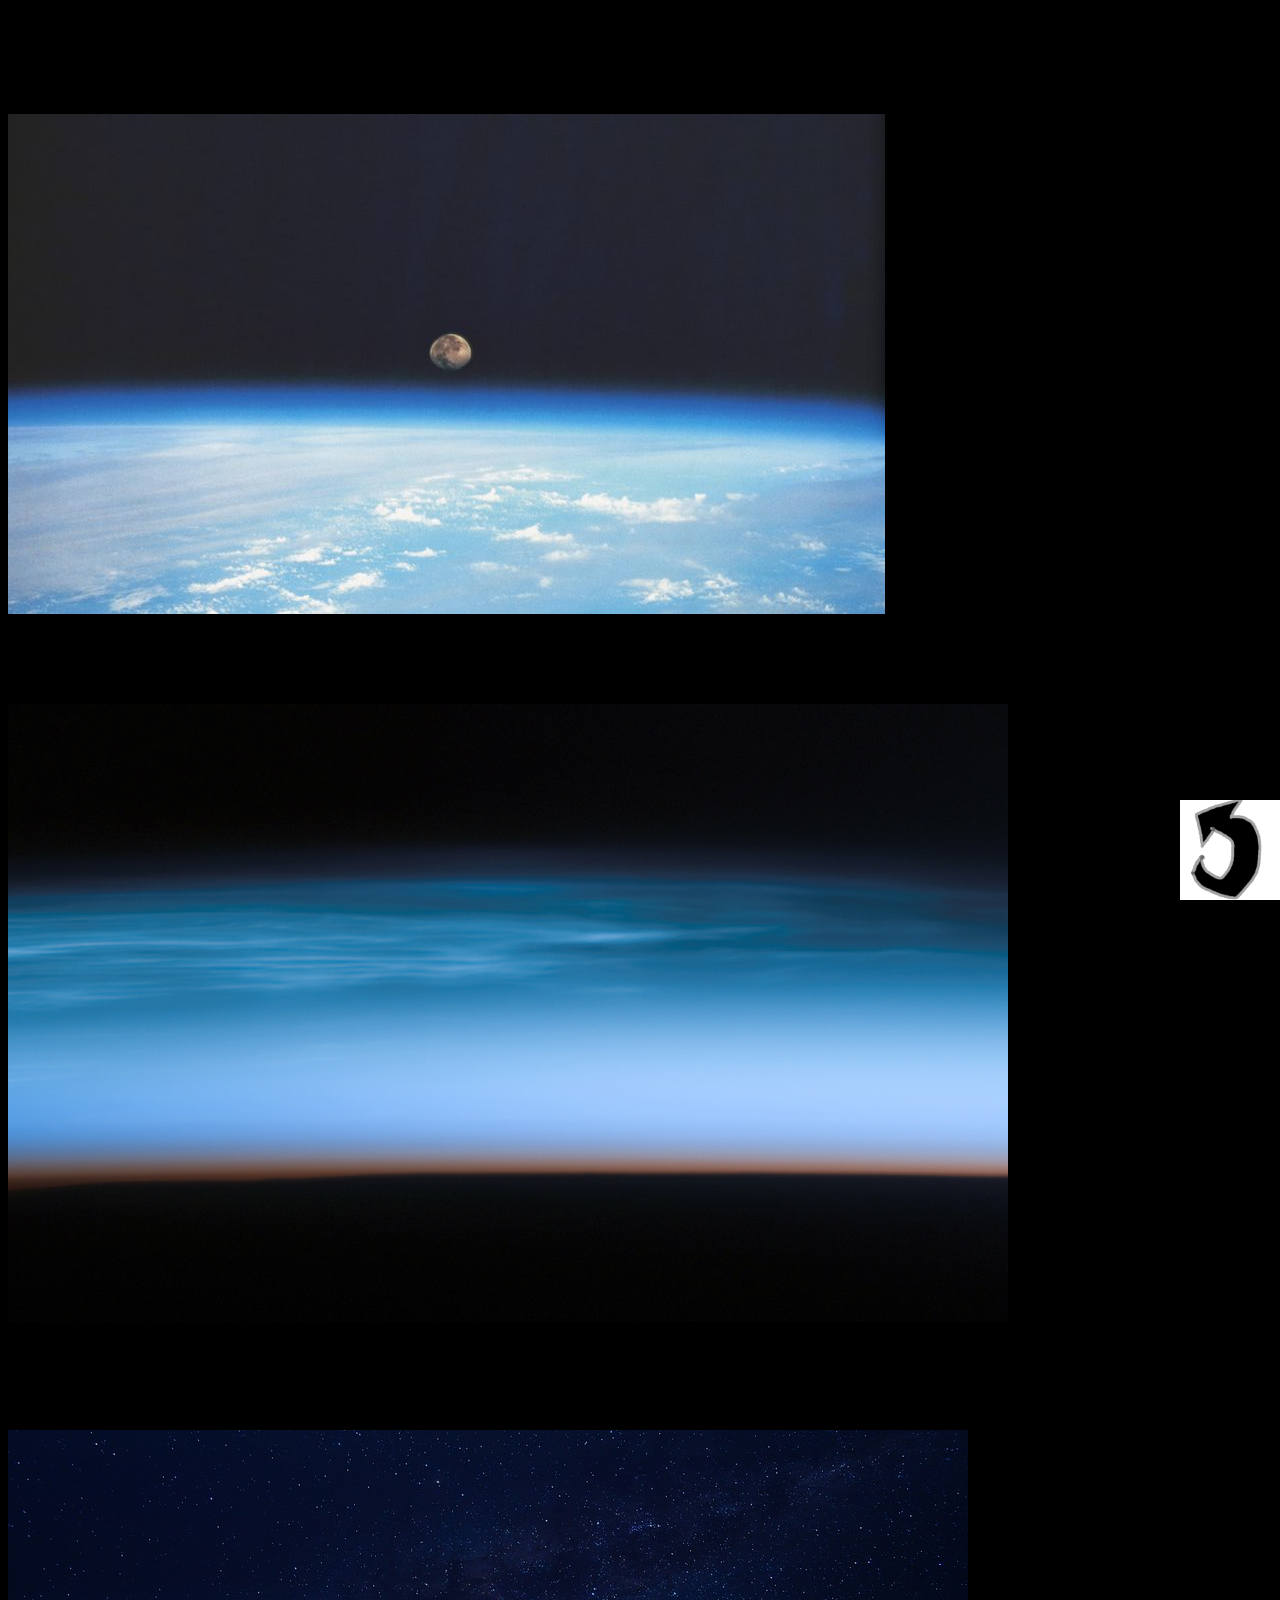
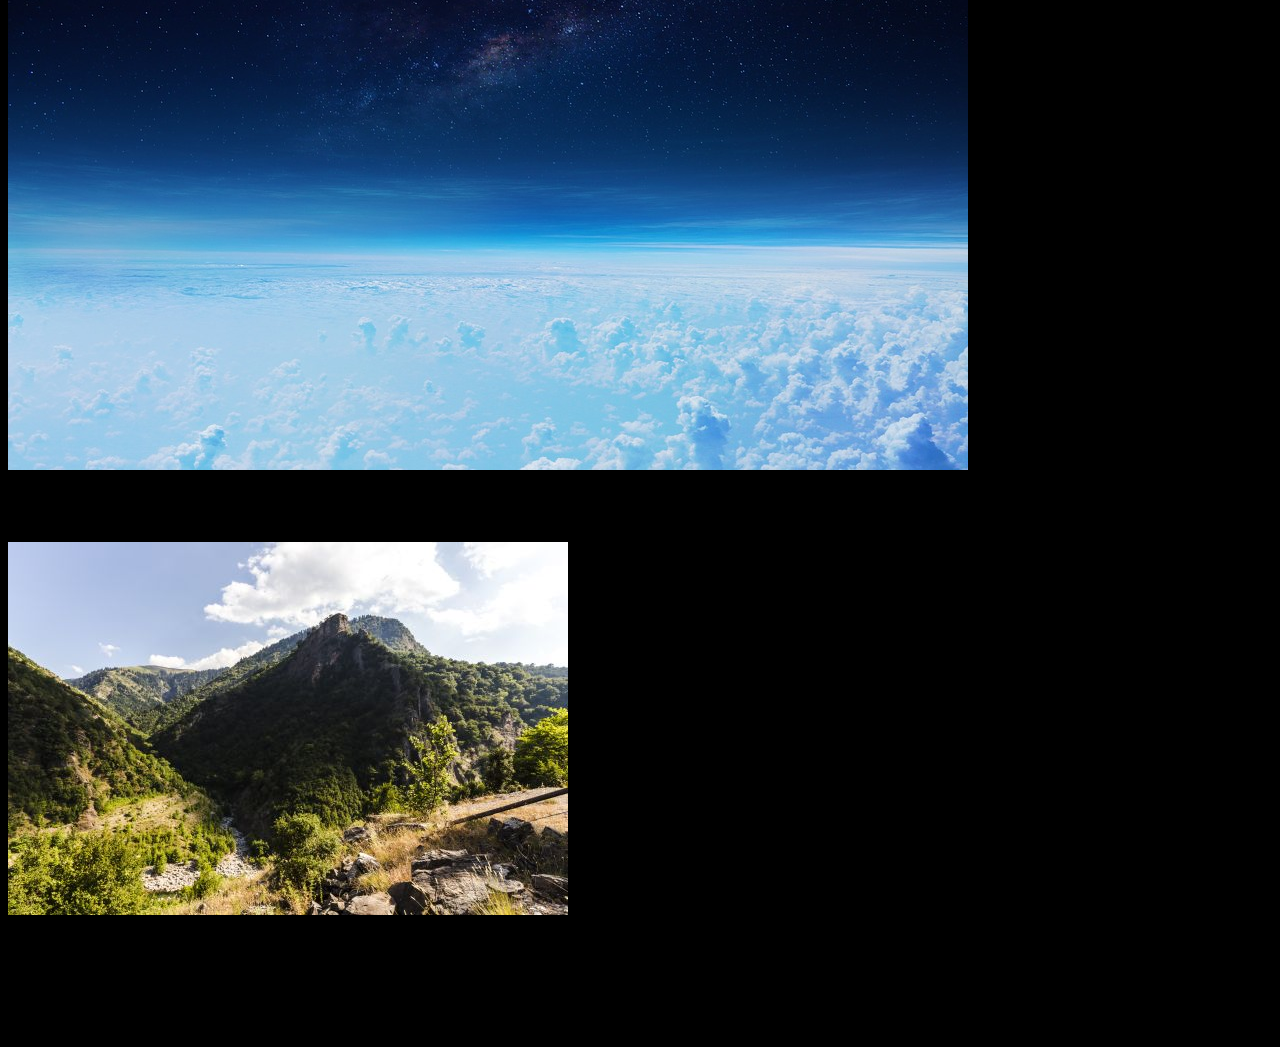
<file: page/structure.html>
<html>
    <head>
        <link rel = "stylesheet"
        type = "text/css"
        href = "style.css" />


    </head>

    <body> 
        <a href="Earth.html"><img id="backbutton" src="../res/backarrow.png" ></img></a>
        <p class="articletitle"> Structure of the Earth</p>
        <p class="articletext"> 
            The Earth's atmosphere is an extremely important feature and sets it apart from other planets. It is divided into 4 major layers.
            <br><br><br>

            The Thermosphere
            <br>
            <img src="../res/thermosphere.jpg"> <br>
            The thermosphere is the uppermost layer of the Earth's atmosphere. This is the Earth's atmosphere's highest up and least dense layer. Air molecules at this layer of the atmosphere can be miles apart. The thermosphere's temperature vary
            wildly from day to night, and at its hottest the Thermosphere can be over 1400 degrees celcius.

            <br><br><br>
            The Mesosphere <br>
            <img src="../res/mesosphere.jpg">
            <br><br>
            The Mesosphere is just below the Thermosphere. It is actually the coldest layer of the Earth's atmosphere, reaching temperatures around -90 degrees celcius. This layer is closer to the ground
            and thicker than the Thermosphere.

            <br><br><br>
            The Statosphere <br>
            <img src="../res/stratosphere.jpg">
            <br>
            The Stratosphere begins about 10km above the Earth's surface, just after the Troposphere ends. The stratosphere contains the ozone layer and is thicker than the mesosphere. 

            <br><br><br>
            The Troposphere
            <br>
            <img src="../res/troposphere.jpg">
            <br>
            The troposphere is the only truly habitable layer of the atmosphere. It is by far the thickest and contains about 80% of the total mass of the Earth's atmosphere. Clouds form here, wind blows,
            animals breathe, etc. It ranges from the Earth's surface to about 10km up.
            <br><br><br><br>

        </p>
    </body>
</html>>
</file>
<file: page/style.css>
body {
    background-color: black;
}

#backbutton {
    position: fixed;
    right: 0px;
    bottom:0px;


     height: auto; 
     width: auto; 
     max-width: 100px; 
     max-height: 100px;
    

}

.articlename {
    color: #00ff00;
    font-size: 20px;
    text-align: center;
    align-content: center;
}
</file>
